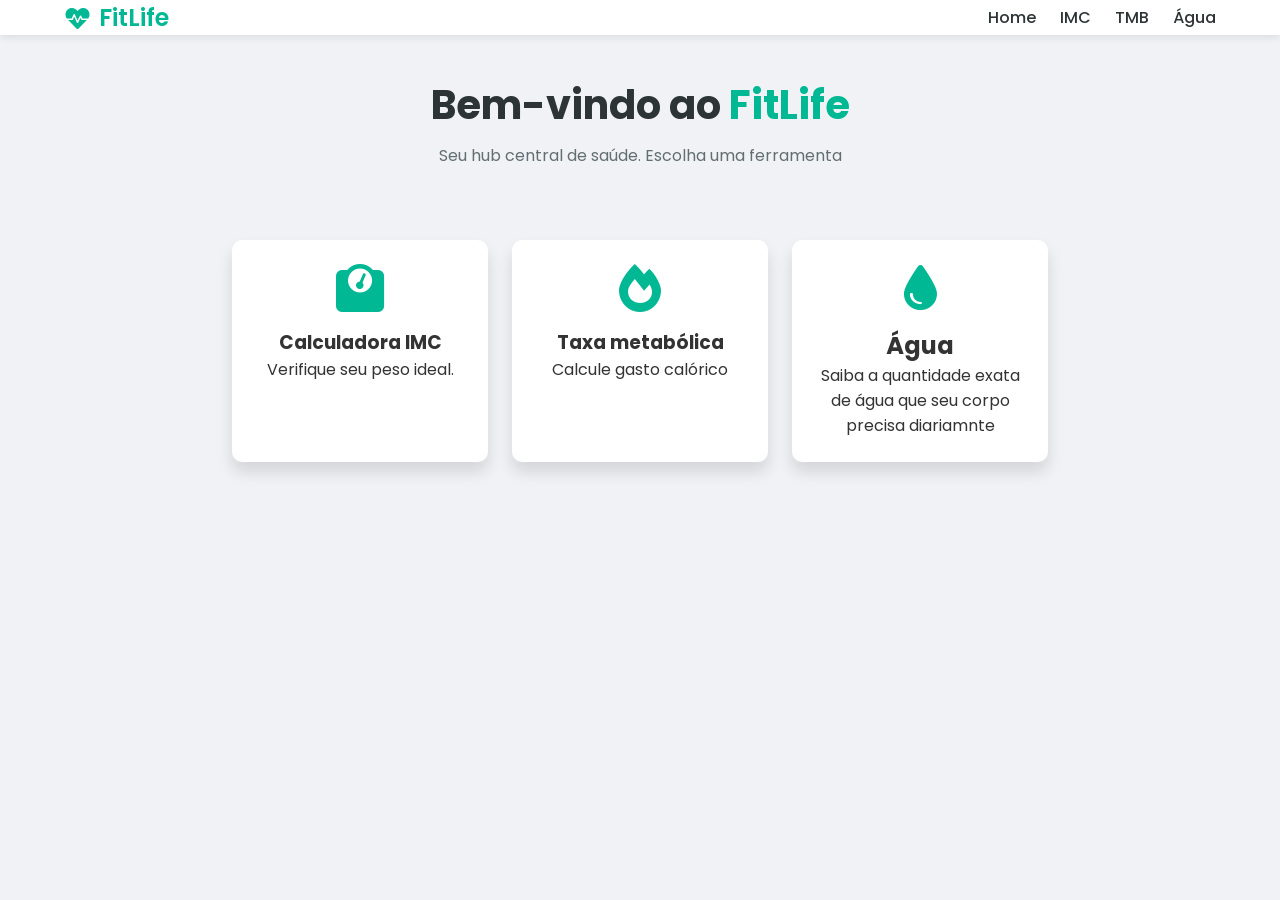
<file: index.html>
<!DOCTYPE html>
<html lang="pt-BR">
  <head>
    <meta charset="UTF-8" />
    <meta name="viewport" content="width=device-width, initial-scale=1.0" />
    <title>FitLife</title>

    <link rel="stylesheet" href="../CSS/style.css" />

    <link
      href="https://fonts.googleapis.com/css2?family=Poppins:wght@300;400;600&display=swap"
      rel="stylesheet"
    />

    <link
      rel="stylesheet"
      href="https://cdnjs.cloudflare.com/ajax/libs/font-awesome/6.0.0/css/all.min.css"
    />
  </head>
  <body>
    <nav>
      <a href="index.html" class="logo">
        <i class="fas fa-heartbeat"></i>
        FitLife
      </a>

      <ul class="nav-links">
        <li><a href="index.html" class="nav-link">Home</a></li>
        <li><a href="./pages/imc.html" class="nav-link">IMC</a></li>
        <li><a href="./pages/tmb.html" class="nav-link">TMB</a></li>
        <li><a href="./pages/water.html" class="nav-link">Água</a></li>
      </ul>
    </nav>

      <header class="header-container">
        <h1 id="titulo-principal">Bem-vindo ao <span>FitLife</span></h1>
        <p>Seu hub central de saúde. Escolha uma ferramenta</p>
      </header>
    <main>
      <section class="cards-section">
        <a href="./pages/imc.html" class="feature-card">
          <i class="fas fa-weight"></i>
          <h3>Calculadora IMC</h3>
          <p>Verifique seu peso ideal.</p>
        </a>

        <a href="./pages/tmb.html" class="feature-card">
          <i class="fas fa-fire"></i>
          <h3>Taxa metabólica</h3>
          <p>Calcule gasto calórico</p>
        </a>

        <a href="./pages/water.html" class="feature-card">
          <i class="fas fa-tint"></i>
          <h2>Água</h2>
          <p>Saiba a quantidade exata de água que seu corpo precisa diariamnte</p>
        </a>
      </section>
    </main>
  </body>
</html>
</file>
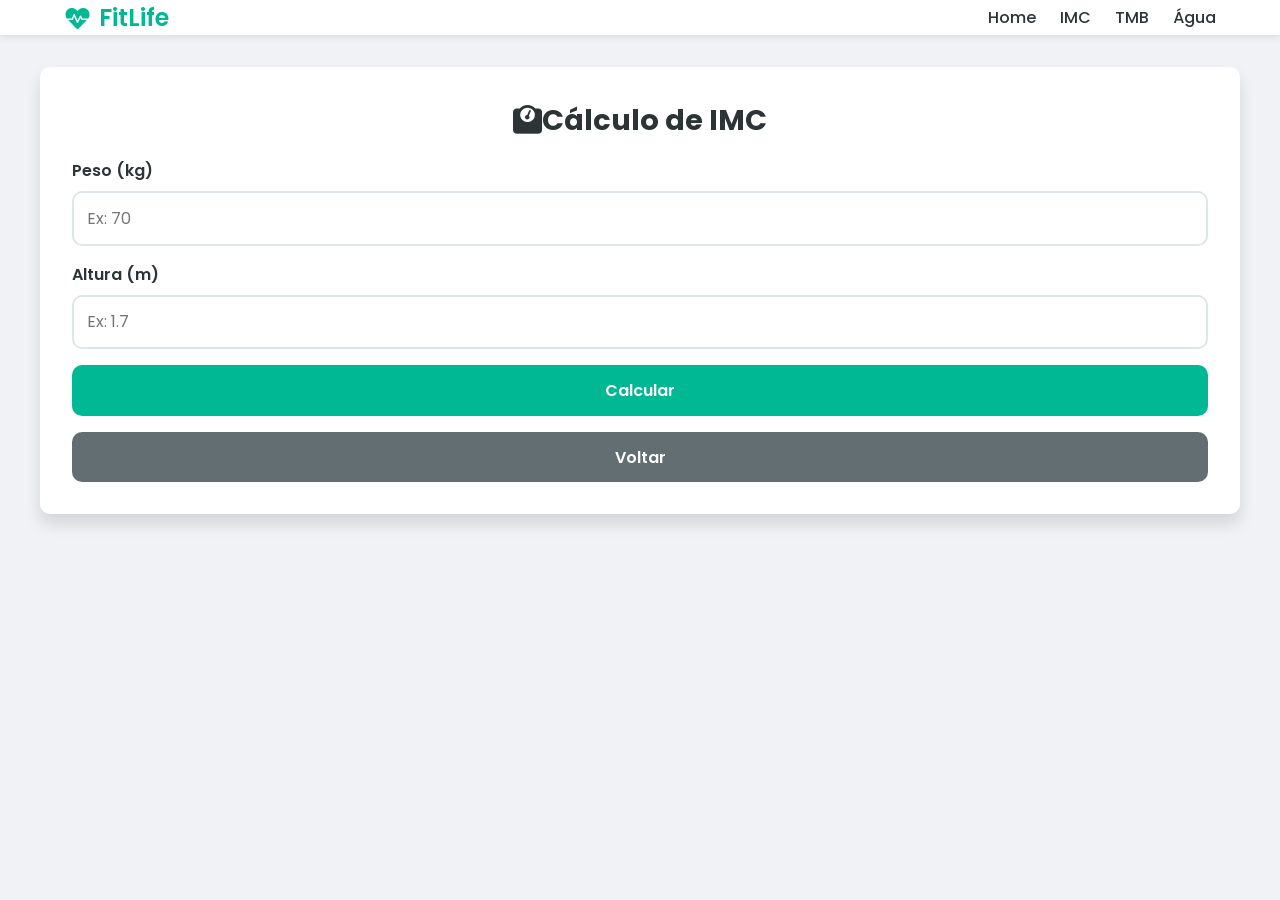
<file: pages/imc.html>
<!DOCTYPE html>
<html lang="pt-BR">
<head>
    <meta charset="UTF-8">
    <meta name="viewport" content="width=device-width, initial-scale=1.0">
      <link rel="preconnect" href="https://fonts.googleapis.com">
    <link rel="preconnect" href="https://fonts.gstatic.com" crossorigin>
    <link rel="stylesheet" href="../CSS/style.css">
    <link  rel="stylesheet"
      href="https://cdnjs.cloudflare.com/ajax/libs/font-awesome/6.0.0/css/all.min.css"
      >
    <link href="https://fonts.googleapis.com/css2?family=Poppins:ital,wght@0,100;0,200;0,300;0,400;0,500;0,600;0,700;0,800;0,900;1,100;1,200;1,300;1,400;1,500;1,600;1,700;1,800;1,900&display=swap%22" rel="stylesheet">
    <title>Fitlife | IMC</title>
</head>
<body style="font-family: Poppins">
    
   <nav>
      <a href="/index.html" class="logo">
        <i class="fas fa-heartbeat"></i>
        FitLife
      </a>

      <ul class="nav-links">
        <li><a href="../index.html" class="nav-link">Home</a></li>
        <li><a href="imc.html" id="nav-active" class="nav-link">IMC</a></li>
        <li><a href="tmb.html" class="nav-link">TMB</a></li>
        <li><a href="water.html" class="nav-link">Água</a></li>
      </ul>
    </nav>
        <main>
            <section class="tool-container">
               <div class="tool-container-title">
                <h2><i class="fas fa-weight"></i>Cálculo de IMC<h2>
               </div>

                <form>
                    <div class="form-group">
                    <label for = "weight"> Peso (kg)</label>
                    <input type="number" id="weight" placeholder="Ex: 70" required>
                    </div>

                    <div class="form-group">
                    <label for="height" >Altura (m)</label>
                    <input type="number" id="height" placeholder="Ex: 1.7" required step ="any"
                    >
                    </div>
                    <button type="submit" onclick="calculateIMC(event)" class="action-btn">Calcular</button>
                    <a class="action-btn btn-back" href="../index.html">Voltar</a>
                </form>
                <div id="result" class="result-box">
                  <p>Seu imc é:</p>
                  <h2 id="imc-value">00.0</h2>
                  <p id="imc-desc">Classificação</p>

                </div> 
              </section>
              </main>
              
              <script src="../js/imc.js"></script>
          
            <section>






                

            

                

                
                





        </main>

   
    
</body>
</html>
</file>
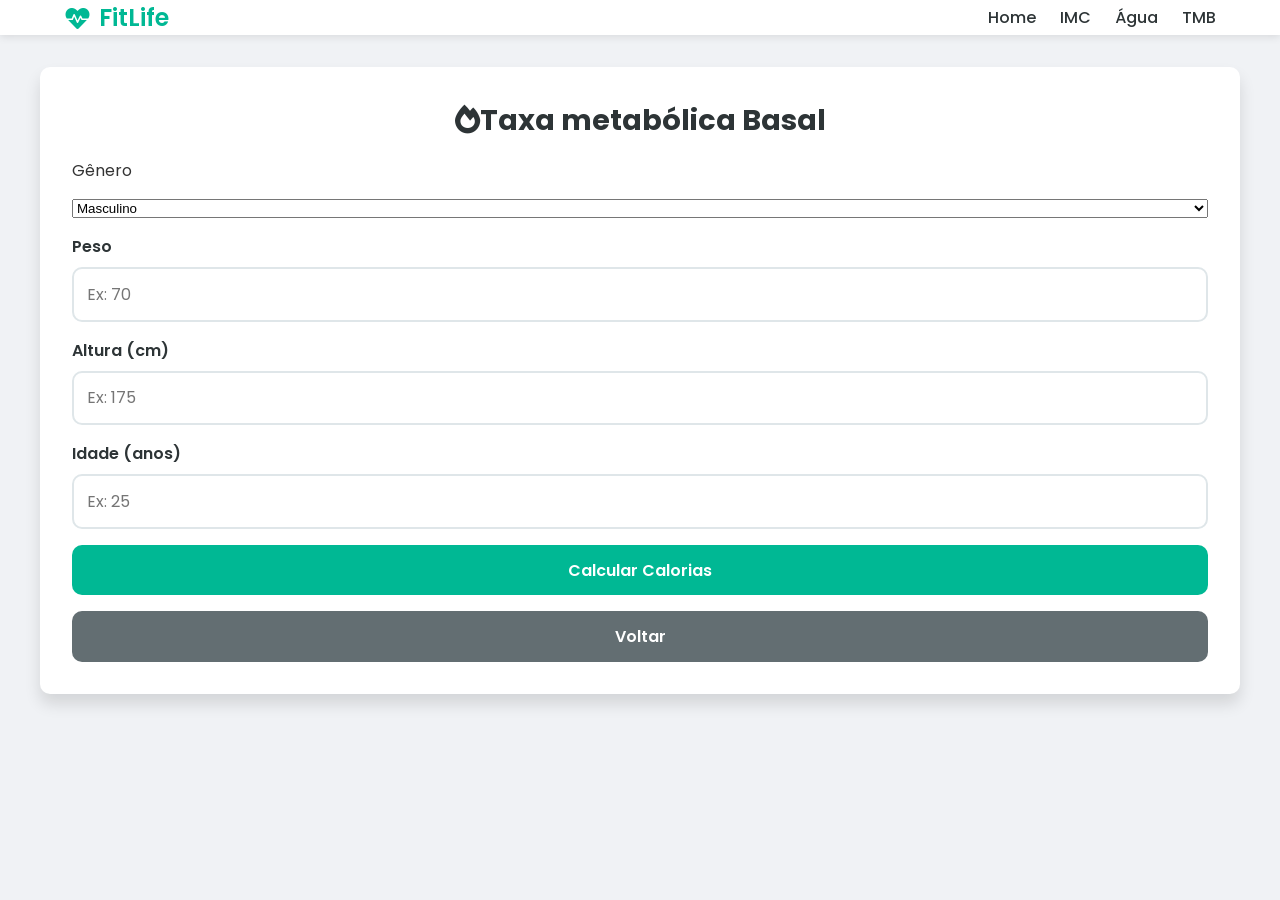
<file: pages/tmb.html>
<!DOCTYPE html>
<html lang="pt-BR">
<head>
    <meta charset="UTF-8">
    <meta name="viewport" content="width=device-width, initial-scale=1.0">
    <link rel="preconnect" href="https://fonts.googleapis.com">
    <link rel="preconnect" href="https://fonts.gstatic.com" crossorigin>
    <link rel="stylesheet" href="../CSS/style.css">
    <link href="https://fonts.googleapis.com/css2?family=Poppins:ital,wght@0,100;0,200;0,300;0,400;0,500;0,600;0,700;0,800;0,900;1,100;1,200;1,300;1,400;1,500;1,600;1,700;1,800;1,900&display=swap%22" rel="stylesheet">
    <link 
     rel="stylesheet"
      href="https://cdnjs.cloudflare.com/ajax/libs/font-awesome/6.0.0/css/all.min.css"
      >
    <title>Fitlife | TMB</title>
</head>
<body style="font-family: Poppins">
    
    <nav>
    <a href="/index.html" class="logo">
        <i class="fas fa-heartbeat"></i>
        FitLife
      </a>
    <ul class="nav-links">
        <li><a class="nav-link" id="nav-active" href="../index.html">Home</a></li>
        <li><a class="nav-link" id="nav-active" href="../pages/imc.html">IMC</a></li>
        <li><a class="nav-link" id="nav-active" href="../pages/water.html">Água</a></li>
        <li><a class="nav-link" id="nav-active" href="../pages/tmb.html">TMB</a></li>



    </ul>
</nav>
        <main>
            <section class="tool-container">
                <div class="tool-container-title">
                    <h2><i class="fas fa-fire"></i>Taxa metabólica Basal</h2>
                </div>

                <form>
                    

                    
                    <label for="gender">Gênero</label>
                    <select id="gender">
                        <option value="male">Masculino</option>
                        <option value="female">Feminino</option>
                    </select>

            
                    <div class="form-group">
                    <label for="weight">Peso</label>
                    <input type="Number" id="weight" placeholder="Ex: 70">
                    </div>

                    <div class="form-group">
                    <label for="height">Altura (cm)</label>
                    <input type="Number" id="height" placeholder="Ex: 175">
                    </div>

                    <div class="form-group">
                    <label for="weight">Idade (anos)</label>
                    <input type="Number" id="age" placeholder="Ex: 25">
                    </div>

                    <button class="action-btn" type="submit" onclick="calculateTMB(event)">Calcular Calorias</button>
                    <a class="action-btn btn-back" href="../index.html">Voltar</a>

                    </form>

                    <div id="result"  class="result-box">
                        <p>Gasto calórico basal</p>
                        <h2 id="tmb-value">0000</h2>
                        <p>Kcal/dia</p>
                    </div>
               
               


            </section>
            </main>
            <script src="/js/tmb.js"></script>
</body>
</html>
</file>
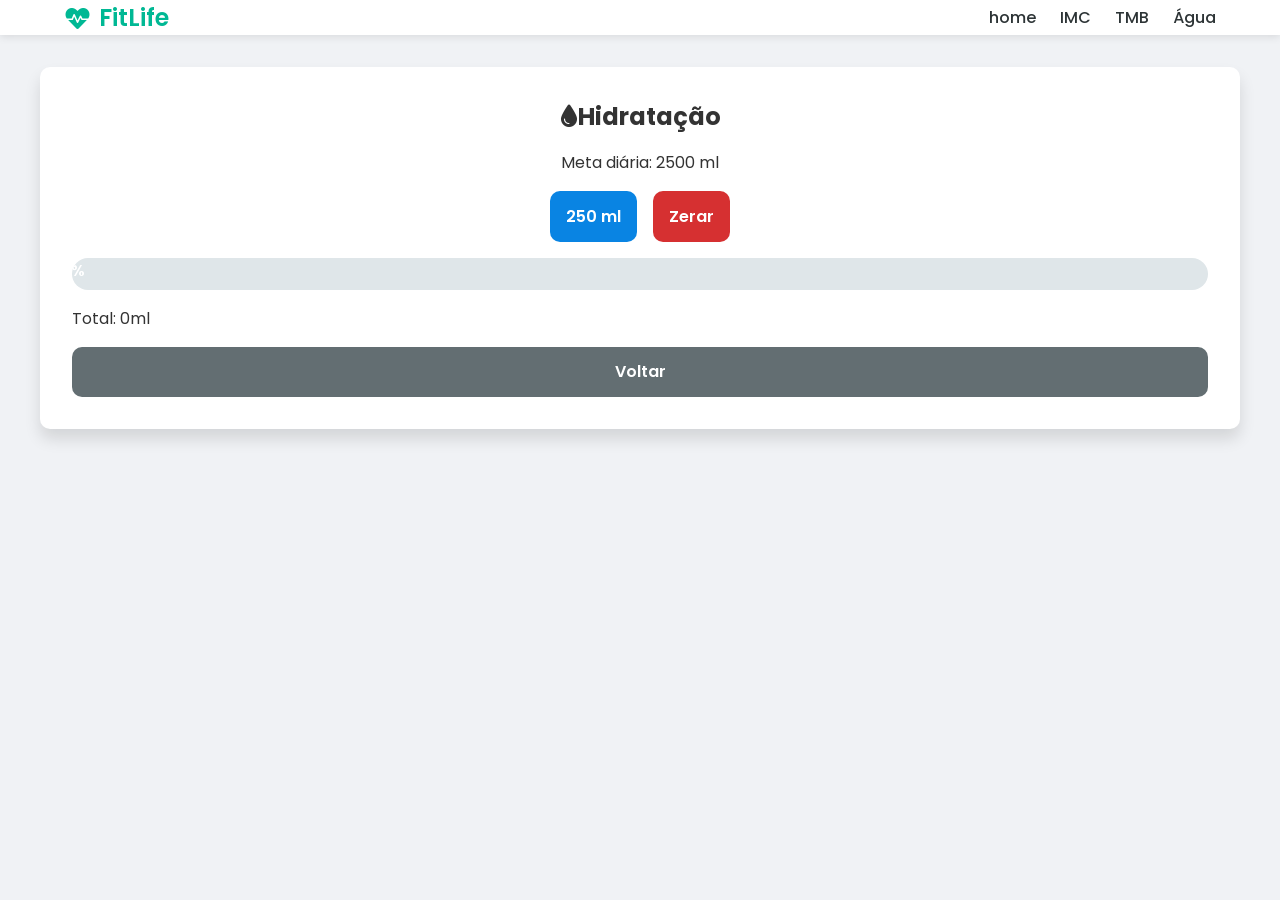
<file: pages/water.html>
<!DOCTYPE html>
<html lang="pt-BR">
<head>
    <meta charset="UTF-8">
    <meta name="viewport" content="width=device-width, initial-scale=1.0">
      <link rel="preconnect" href="https://fonts.googleapis.com">
    <link rel="preconnect" href="https://fonts.gstatic.com" crossorigin>
    <link rel="stylesheet" href="../CSS/style.css">
    <link rel="stylesheet" href="../CSS/water.css">
    <link href="https://fonts.googleapis.com/css2?family=Poppins:ital,wght@0,100;0,200;0,300;0,400;0,500;0,600;0,700;0,800;0,900;1,100;1,200;1,300;1,400;1,500;1,600;1,700;1,800;1,900&display=swap%22" rel="stylesheet">
    <link rel="stylesheet" href="https://cdnjs.cloudflare.com/ajax/libs/font-awesome/6.0.0/css/all.min.css">
    <title>Fitlife | Água</title>
</head>
<script src="../js/water.js"></script>
<body style="font-family: Poppins">
    
    <nav>
       <a href="/index.html" class="logo">
        <i class="fas fa-heartbeat"></i>
        FitLife
      </a>
       
        
        <ul class="nav-links">
            <li><a class="nav-link" id="nav-active" href="../index.html">home</a></li>
            <li><a class="nav-link" id="nav-active" href="imc.html">IMC</a></li>
            <li><a class="nav-link" id="nav-active" href="tmb.html">TMB</a></li>
            <li><a class="nav-link" id="nav-active" href="water.html">Água</a></li>




        </ul>




    </nav>
    <main>
        <section class="tool-container">
            <h2 class="tool-container-title"><i class="fas fa-tint"></i>Hidratação</h2>
            <p class="tool-container-title">Meta diária: 2500 ml</p>

            <div class="water-controls">
                <button class="action-btn btn-water-add" type="button" onclick="addWater(250)">250 ml</button>
                <button class="action-btn btn-water-reset" type="button" onclick="resetWater(0)">Zerar</button>
            </div>
            <div class="progress-container">
                <div class="progress-bar" id="water-bar">0%</div>

            </div>
            <p>Total: <span id="water-total" >0</span>ml</p>
            

            
               <a class="action-btn btn-back" href="../index.html">Voltar</a>

        </section>




    </main>
    <script src="/js/water.js"></script>
    
</body>
</html>
</file>
<file: CSS/style.css>
:root {
  --primary-color: #00b894;
  --primary-dark: #019477;
  --secondary-color: #2d3436;
  --background-color: #f0f2f5;
  --card-color: #ffffff;
  --text-color: #333333;
  --muted-color: #636e72;
  --danger-color: #d63031;
  --water-color: #0984e3;
  --border-color: #dfe6e9;
  --shadow-md: 0 0.625rem 1rem rgba(0, 0, 0, 0.12);
  --shadow-sm: 0 0.125rem 0.5rem rgba(0, 0, 0, 0.1);
}


* {
  margin: 0;
  padding: 0;
  box-sizing: border-box;
}


body {
  font-family: "Poppins", sans-serif;
  background-color: var(--background-color);
  color: var(--text-color);
}

nav {
  display: flex;
  justify-content: space-between;
  align-items: center;

  background-color: var(--card-color);
  padding: 0 5%;
  min-height: var(--nav-height);
  box-shadow: var(--shadow-sm);
}
.logo {
  display: flex;
  align-items: center;
  gap: 0.5rem;

  font-size: 1.5rem;
  color: var(--primary-color);
  text-decoration: none;
  font-weight: 600;
}

.nav-links {
  display: flex;
  align-items: center;
  gap: 1.5rem;

  list-style: none;
}


.nav-link {
  text-decoration: none;
  color: var(--secondary-color);
  font-size: 1rem;
  font-weight: 500;
  padding-bottom: 0.25rem;
  transition: 0.3s;
}




.nav-link:hover {
  color: var(--primary-color);
}



.nav-link.active {
  border-bottom: 3px solid var(--primary-color);
  color: var(--primary-color);
}

.header-container {
  text-align: center;
	padding: 2.5rem 0;
}



.header-container h1 {
  font-size: 2.5rem;
  color: var(--secondary-color);
}


.header-container span {
  color: var(--primary-color);
}
.header-container p{
  color: var(--muted-color);
  margin-top: 0.5rem;
}
main {
  width: var(--container-width);
  max-width: 75rem;
  margin: 0 auto;
  padding: 2rem 0;
}
.cards-section {
  display: flex;
  justify-content: center;
  align-items: stretch;
  flex-wrap: wrap;
  gap: 1.5rem;

  text-align: center;
}
.feature-card {
  background-color: var(--card-color);
  color: var(--text-color);
	padding: 1.5rem;
	border-radius: 10px;
	text-align: center;
	text-decoration: none;
	box-shadow: var(--shadow-md);
	width: 16rem;
}

.feature-card:hover{
  border: 2px solid var(--primary-color);
}

.feature-card i {
  font-size: 3rem;
  color: var(--primary-color);
  margin-bottom: 1rem;
}
.tool-container{
  display: flex;
  flex-direction: column;
  gap: 1rem;
  width: 100%;
  padding: 2rem;

  background-color: var(--card-color);
  box-shadow: var(--shadow-md);
  border-radius: 10px ;
}
.tool-container-title{
  text-align: center;
}
.tool-container-title h2{
  color: var(--secondary-color);
  font-size: 1.8rem;
}
.tool-container form{
  display: flex;
  flex-direction: column;
  gap: 1rem;
}
.form-group {
  display: flex;
  flex-direction: column;
  gap: 0.5rem;
}
.form-group label{
  font-weight: 600;
  color: var(--secondary-color);
}
.form-group input,
.form-group select{
  padding: 0.8rem;
  border: 2px solid var(--border-color);
  border-radius: 10px;
  font-size: 1rem;
  font-family: inherit;
}
.form-group input:focus,
.form-group select:focus{
  outline: none;
  border-color: var(--primary-color);
}
.action-btn{
  padding: 0.8rem 1rem;
  background-color: var(--primary-color);
  color: var(--card-color);
  border: none;
  border-radius: 10px;
  font-size: 1rem;
  font-weight: 600;
  font-family: inherit;
  cursor: pointer;
  text-decoration: none;
  text-align: center;
  transition: 0.3s;
}
.action-btn:hover{
  background-color: var(--primary-dark)
}
.btn-back{
  background-color: var(--muted-color);
}
.btn-back:hover{
  background-color: var(--secondary-color);
}
.result-box{
  display: none;
  padding: 1.25rem;
  background-color: #e8f8f5;
  border-radius: 10px;
  text-align: center;
}
.show {
  display:block;
}
</file>
<file: CSS/water.css>
.water-icon-large {
  font-size: 5rem;
  color: var(--water-color);
  text-align: center;
}

.water-controls {
  display: flex;
  justify-content: center;
  align-items: center;
  flex-wrap: wrap;
  gap: 1rem;
}
.btn-water-add{
  background-color: var(--water-color);
}
.btn-water-add:hover{
  background-color: #00008B
}
.btn-water-reset{
  background-color: var(--danger-color)
}
.btn-water-reset-hover{
  background-color: #b71c1c
}
.progress-container{
  width: 100%;
  height: 2rem;
  background-color: var(--border-color);
  border-radius: 2rem;
  overflow:hidden;
}
.progress-bar{
  display: flex;
  justify-content: center;
  align: center;
  width: 0%;
  height: 100%;
  background-color: var(--water-color);
  color: var(--card-color);
  font-weight: 600;
}
</file>
